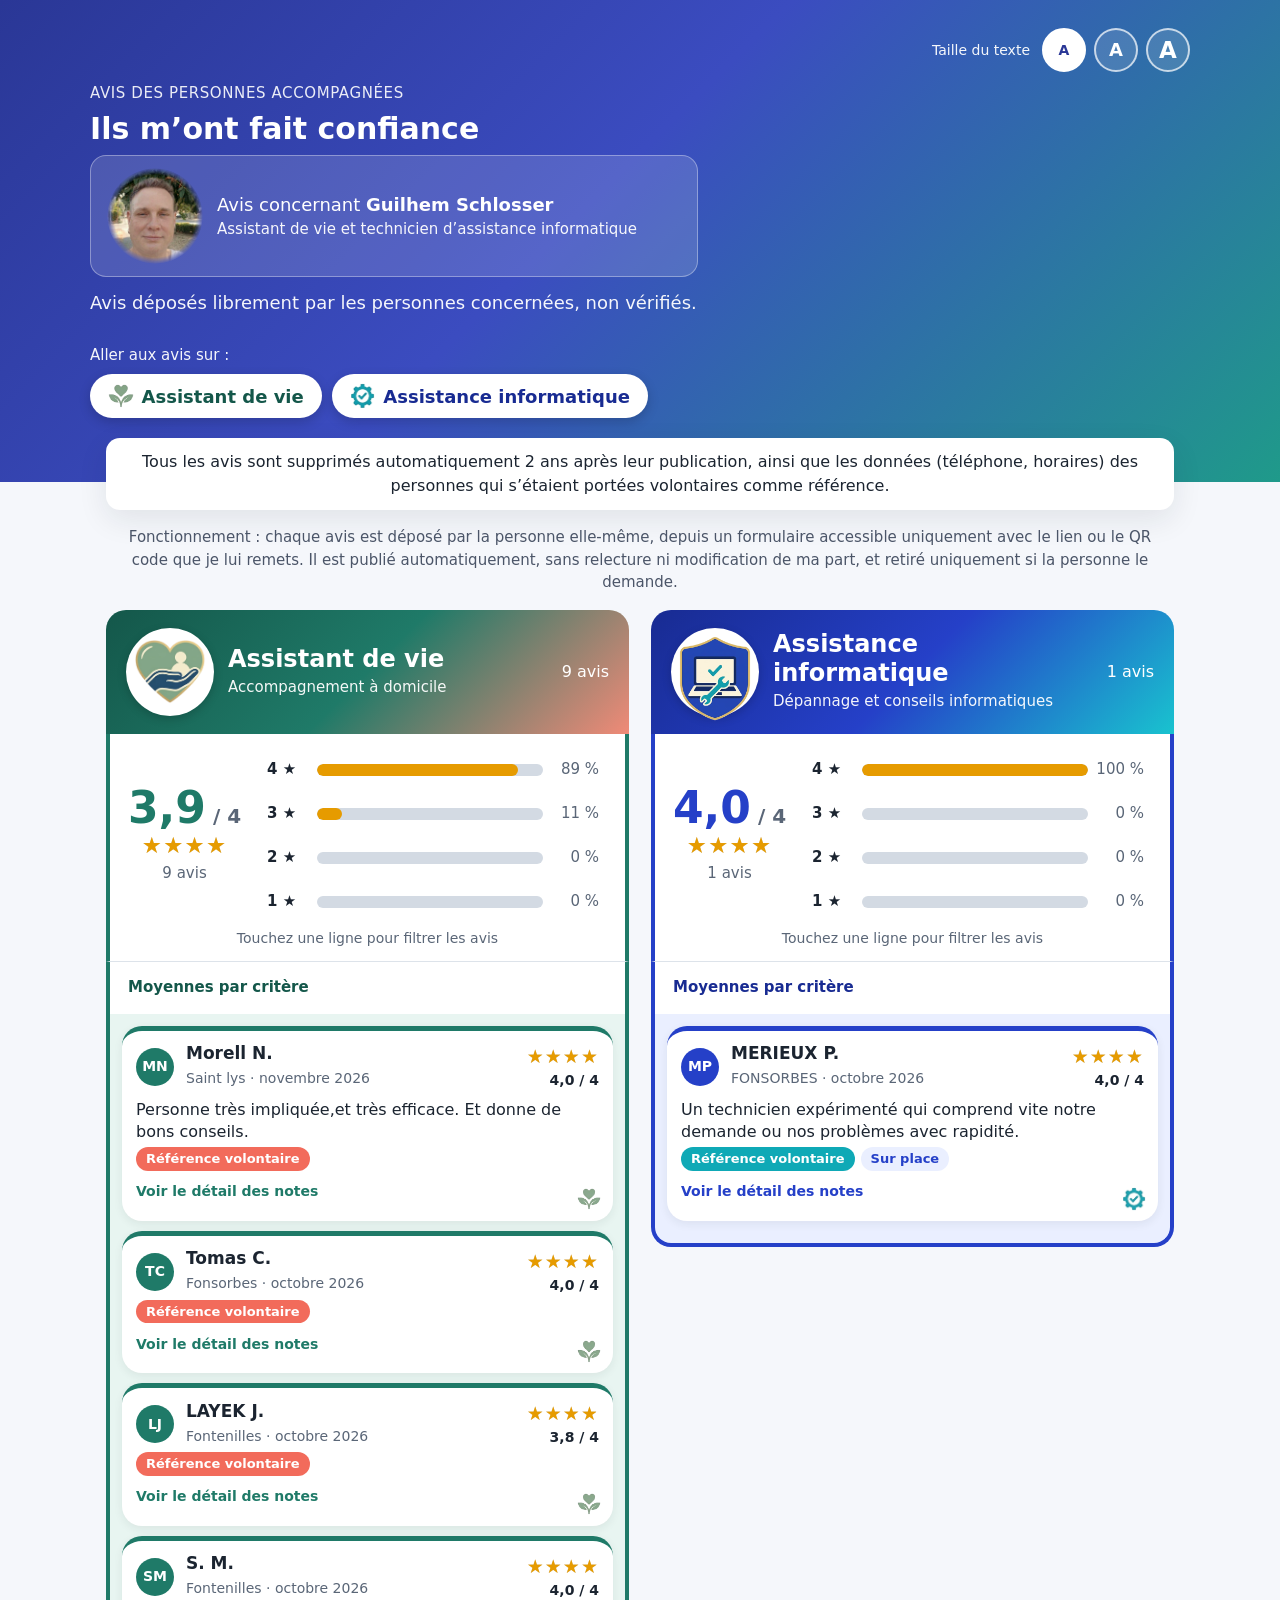
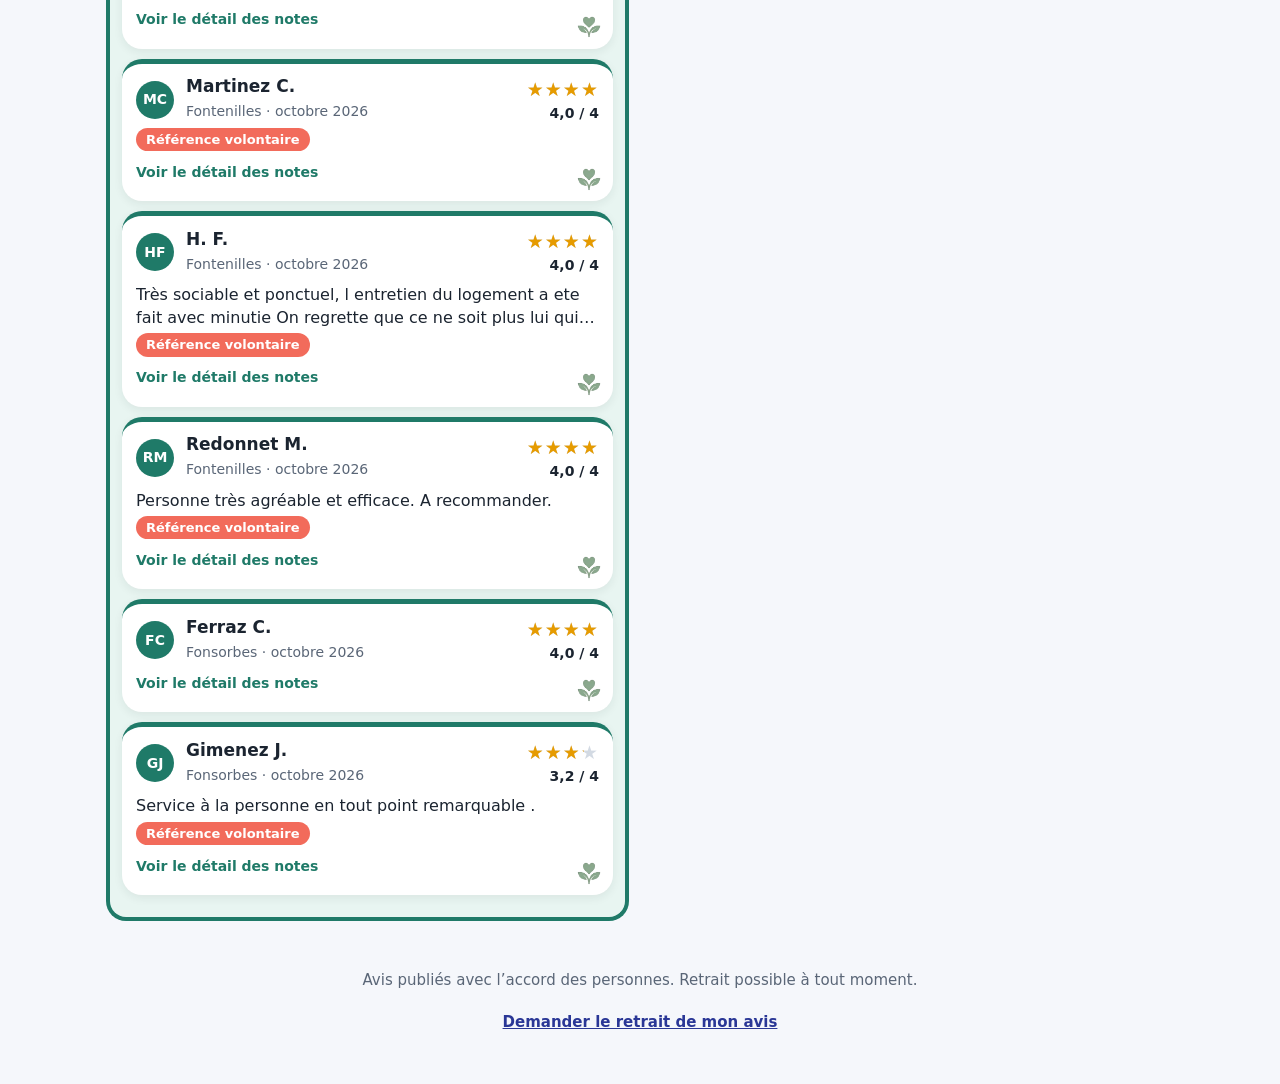
<file: index.html>
<!doctype html>
<html lang="fr">
<head>
<meta charset="utf-8">
<meta name="viewport" content="width=device-width, initial-scale=1, viewport-fit=cover">
<title>Avis des personnes accompagnées</title>
<meta name="description" content="Avis laissés par les personnes accompagnées : assistant de vie et assistance informatique.">
<link rel="stylesheet" href="style.css?v=8">
</head>
<body class="public">

<header class="hero">
  <div class="hero-in large">
    <p class="petit">Avis des personnes accompagnées</p>
    <h1>Ils m’ont fait confiance</h1>
    <div class="carte-pro" id="carte-pro" hidden></div>
    <p>Avis déposés librement par les personnes concernées, non vérifiés.</p>
    <p class="saut-titre">Aller aux avis sur :</p>
    <nav class="saut" aria-label="Aller à une prestation">
      <a href="#t-vie" class="saut-vie"><img src="img/logo-vie-petit.png" alt="" width="26" height="24"><span>Assistant de vie</span></a>
      <a href="#t-info" class="saut-info"><img src="img/logo-info-petit.png" alt="" width="24" height="24"><span>Assistance informatique</span></a>
    </nav>
  </div>
</header>

<main class="page large">
  <p class="bandeau-info">Tous les avis sont supprimés automatiquement 2 ans après leur publication, ainsi que les données (téléphone, horaires) des personnes qui s’étaient portées volontaires comme référence.</p>
  <p class="fonctionnement">Fonctionnement : chaque avis est déposé par la personne elle-même, depuis un formulaire accessible uniquement avec le lien ou le QR code que je lui remets. Il est publié automatiquement, sans relecture ni modification de ma part, et retiré uniquement si la personne le demande.</p>
  <div class="colonnes">
    <section class="col" data-metier="vie" aria-labelledby="t-vie">
      <div class="col-tete">
        <span class="ico"><img src="img/logo-vie.png" alt="" width="64" height="58"></span>
        <div class="col-titre"><h2 id="t-vie">Assistant de vie</h2><p class="sous">Accompagnement à domicile</p></div>
        <div class="col-chiffres" id="ch-vie"></div>
      </div>
      <div class="col-synthese" id="sy-vie"></div>
      <details class="col-moyennes" id="mo-vie"><summary>Moyennes par critère</summary><ul class="barres" id="ba-vie"></ul></details>
      <div class="col-liste" id="li-vie" aria-live="polite"></div>
    </section>

    <section class="col" data-metier="info" aria-labelledby="t-info">
      <div class="col-tete">
        <span class="ico"><img src="img/logo-info.png" alt="" width="54" height="64"></span>
        <div class="col-titre"><h2 id="t-info">Assistance informatique</h2><p class="sous">Dépannage et conseils informatiques</p></div>
        <div class="col-chiffres" id="ch-info"></div>
      </div>
      <div class="col-synthese" id="sy-info"></div>
      <details class="col-moyennes" id="mo-info"><summary>Moyennes par critère</summary><ul class="barres" id="ba-info"></ul></details>
      <div class="col-liste" id="li-info" aria-live="polite"></div>
    </section>
  </div>
</main>

<p class="pied">
  Avis publiés avec l’accord des personnes. Retrait possible à tout moment.
  <span id="contact"></span>
  <br><a href="retrait.html" class="lien-retrait">Demander le retrait de mon avis</a>
</p>

<script src="config.js?v=8"></script>
<script src="metiers.js?v=8"></script>
<script src="commun.js?v=8"></script>
<script src="taille.js?v=8"></script>
<script src="index.js?v=8"></script>
</body>
</html>
</file>
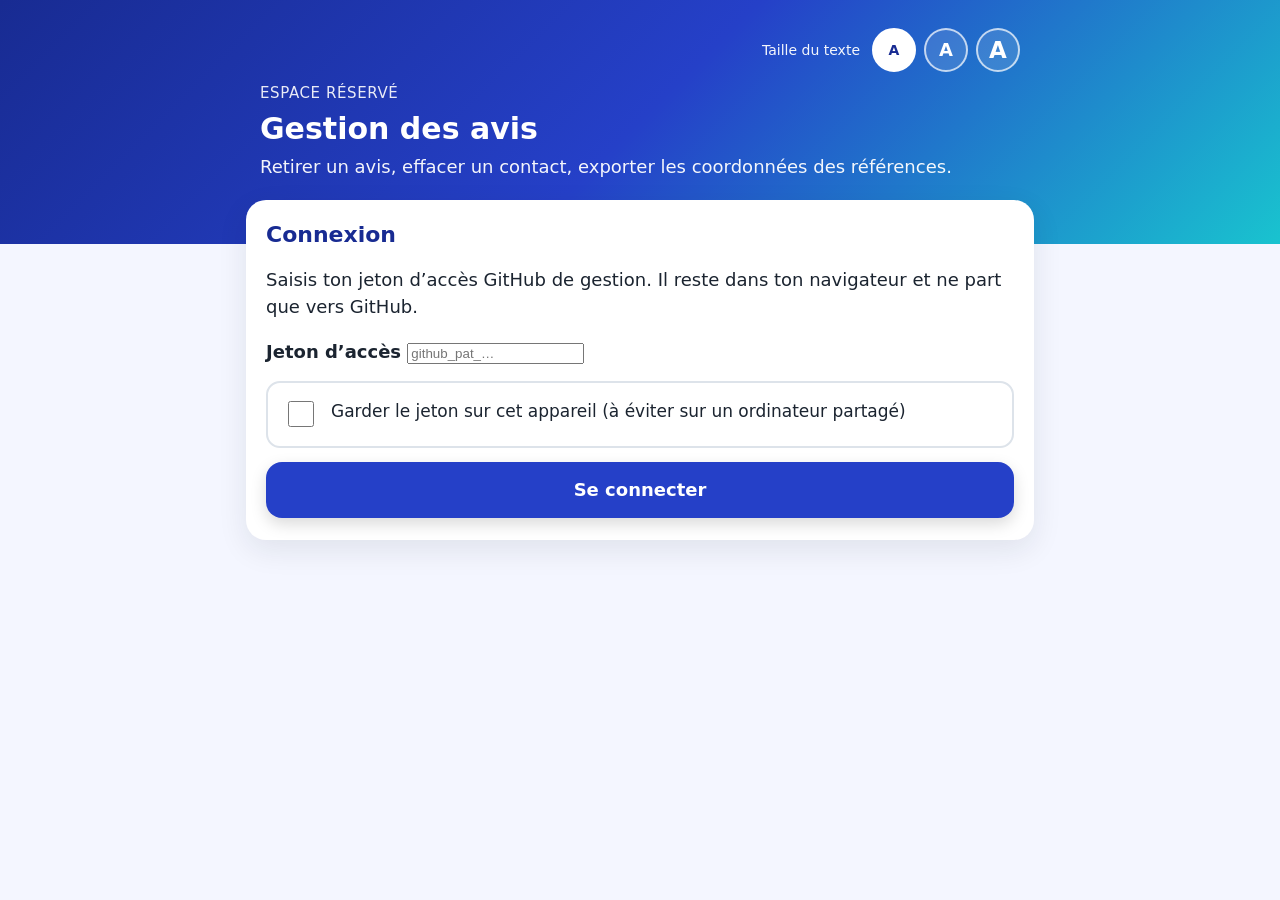
<file: gestion.html>
<!doctype html>
<html lang="fr">
<head>
<meta charset="utf-8">
<meta name="robots" content="noindex, nofollow">
<meta name="viewport" content="width=device-width, initial-scale=1, viewport-fit=cover">
<title>Gestion des avis</title>
<link rel="stylesheet" href="style.css?v=6">
</head>
<body data-metier="info">

<header class="hero">
  <div class="hero-in">
    <p class="petit">Espace réservé</p>
    <h1>Gestion des avis</h1>
    <p>Retirer un avis, effacer un contact, exporter les coordonnées des références.</p>
  </div>
</header>

<main class="page">

  <section class="carte-bloc" id="s-connexion">
    <h2>Connexion</h2>
    <p>Saisis ton jeton d’accès GitHub de gestion. Il reste dans ton navigateur et ne part que vers GitHub.</p>
    <label class="champ">Jeton d’accès
      <input type="password" id="jeton" autocomplete="off" spellcheck="false" placeholder="github_pat_…">
    </label>
    <label class="consent"><input type="checkbox" id="garder"><span>Garder le jeton sur cet appareil (à éviter sur un ordinateur partagé)</span></label>
    <div class="erreur cache" role="alert" id="erreur-connexion"></div>
    <div class="nav"><button type="button" class="btn" id="connecter">Se connecter</button></div>
  </section>

  <div id="s-gestion" class="cache">

    <section class="carte-bloc">
      <h2>Exporter</h2>
      <p>Fichier CSV avec nom, prénom, ville, mail et téléphone, qui s’ouvre dans Excel ou LibreOffice.</p>
      <div class="nav">
        <button type="button" class="btn" id="exp-refs">Exporter les références</button>
        <button type="button" class="btn second" id="exp-tous">Exporter tous les avis</button>
      </div>
      <p class="aide" id="exp-info"></p>
    </section>

    <section class="carte-bloc">
      <h2>Agir sur un compte</h2>
      <label class="champ">Qui ?
        <small>Un téléphone, une adresse mail, ou un nom (même partiel).</small>
        <input type="text" id="cible" maxlength="120" autocomplete="off">
      </label>
      <label class="champ">Que faire ?
        <select id="action">
          <option value="avis">Supprimer l’avis en entier</option>
          <option value="contact">Effacer le contact seulement (garder l’avis)</option>
        </select>
      </label>
      <div class="erreur cache" role="alert" id="erreur-action"></div>
      <div id="choix-cible"></div>
      <div class="nav"><button type="button" class="btn" id="appliquer">Appliquer</button></div>
    </section>

    <section class="carte-bloc">
      <h2>Tous les avis</h2>
      <label class="champ">Rechercher
        <input type="text" id="recherche" placeholder="nom, ville…" autocomplete="off">
      </label>
      <div class="nav"><button type="button" class="btn second" id="actualiser">Actualiser la liste</button></div>
      <p class="aide" id="compte"></p>
      <div id="liste-gestion"></div>
    </section>

    <div class="nav"><button type="button" class="btn second" id="deconnecter">Se déconnecter</button></div>
  </div>

  <div class="info-box cache" id="message" role="status"></div>
</main>

<script src="config.js?v=6"></script>
<script src="commun.js?v=6"></script>
<script src="taille.js?v=6"></script>
<script src="gestion.js?v=8"></script>
</body>
</html>
</file>
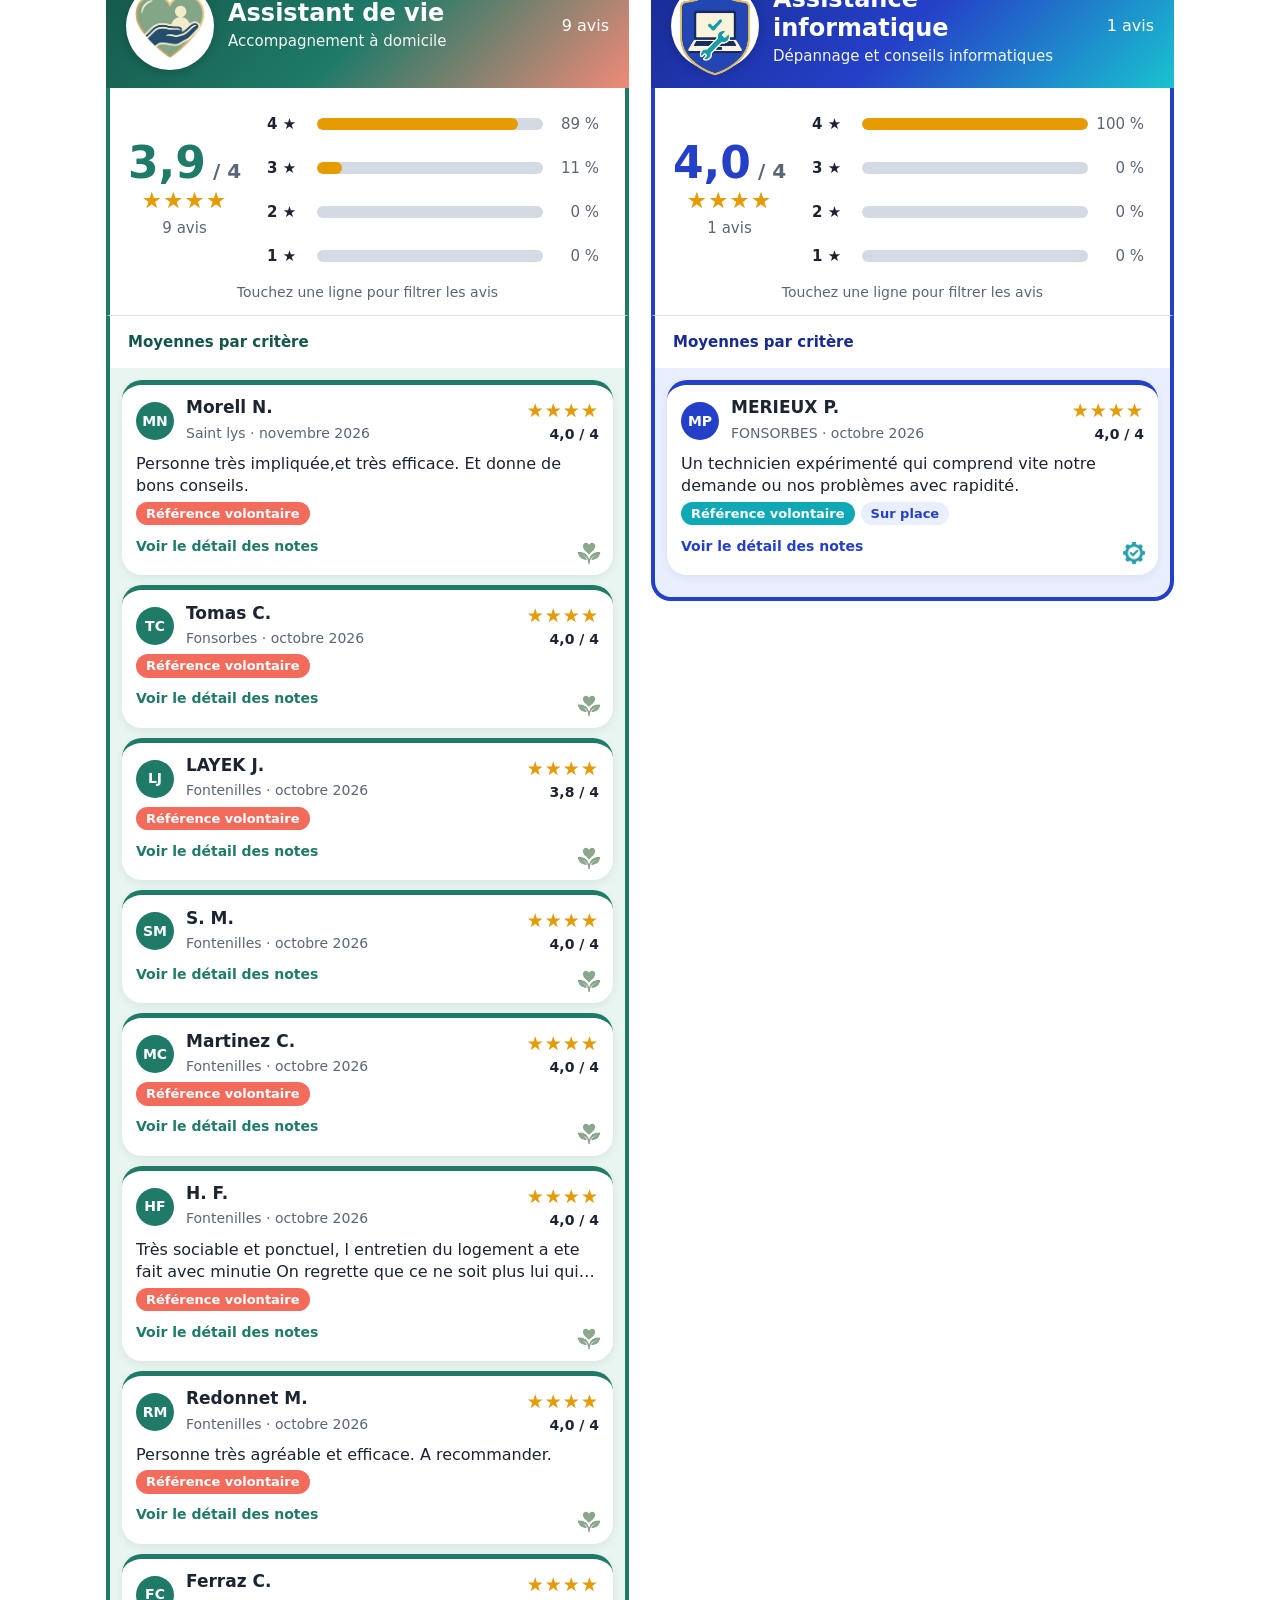
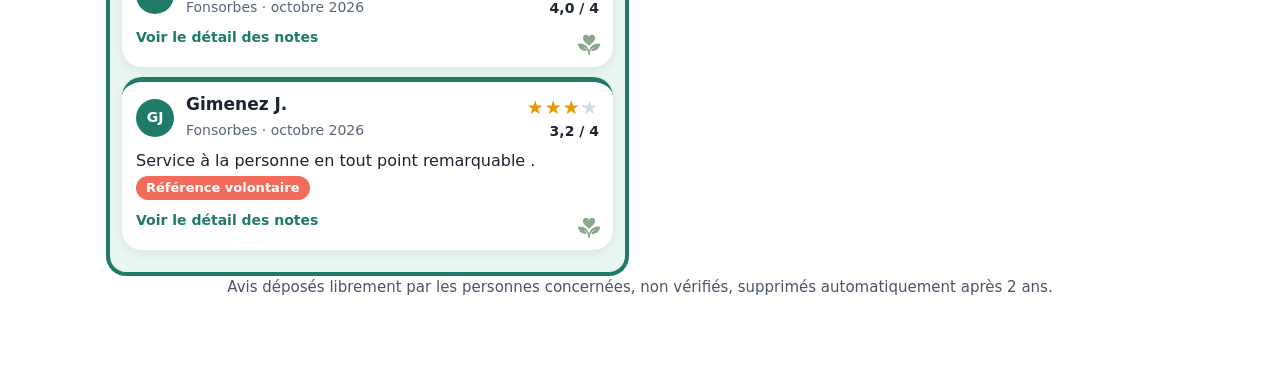
<file: integration.html>
<!doctype html>
<html lang="fr">
<head>
<meta charset="utf-8">
<meta name="robots" content="noindex, nofollow">
<meta name="viewport" content="width=device-width, initial-scale=1">
<title>Avis des personnes accompagnées</title>
<link rel="stylesheet" href="style.css?v=4">
<style>
  body.public { background: transparent; }
  .page { padding-top: 8px; padding-bottom: 8px; }
</style>
</head>
<body class="public integre">

<main class="page large">
  <div class="colonnes" id="colonnes">
    <section class="col" data-metier="vie" aria-labelledby="t-vie">
      <div class="col-tete">
        <span class="ico"><img src="img/logo-vie.png" alt="" width="64" height="58"></span>
        <div class="col-titre"><h2 id="t-vie">Assistant de vie</h2><p class="sous">Accompagnement à domicile</p></div>
        <div class="col-chiffres" id="ch-vie"></div>
      </div>
      <div class="col-synthese" id="sy-vie"></div>
      <details class="col-moyennes" id="mo-vie"><summary>Moyennes par critère</summary><ul class="barres" id="ba-vie"></ul></details>
      <div class="col-liste" id="li-vie" aria-live="polite"></div>
    </section>

    <section class="col" data-metier="info" aria-labelledby="t-info">
      <div class="col-tete">
        <span class="ico"><img src="img/logo-info.png" alt="" width="54" height="64"></span>
        <div class="col-titre"><h2 id="t-info">Assistance informatique</h2><p class="sous">Dépannage et conseils informatiques</p></div>
        <div class="col-chiffres" id="ch-info"></div>
      </div>
      <div class="col-synthese" id="sy-info"></div>
      <details class="col-moyennes" id="mo-info"><summary>Moyennes par critère</summary><ul class="barres" id="ba-info"></ul></details>
      <div class="col-liste" id="li-info" aria-live="polite"></div>
    </section>
  </div>
  <p class="fonctionnement">Avis déposés librement par les personnes concernées, non vérifiés, supprimés automatiquement après 2 ans.</p>
</main>

<script>
  /* Option : ?metier=vie ou ?metier=info n’affiche qu’une seule prestation */
  (function () {
    try {
      var m = new URLSearchParams(location.search).get("metier");
      if (m === "vie" || m === "info") {
        var autre = document.querySelector('.col[data-metier="' + (m === "vie" ? "info" : "vie") + '"]');
        if (autre) { autre.parentNode.removeChild(autre); }
        document.getElementById("colonnes").classList.add("une-colonne");
      }
    } catch (e) { /* tout est affiché */ }
  })();
</script>
<script src="config.js?v=4"></script>
<script src="metiers.js?v=4"></script>
<script src="commun.js?v=4"></script>
<script src="index.js?v=4"></script>
</body>
</html>
</file>
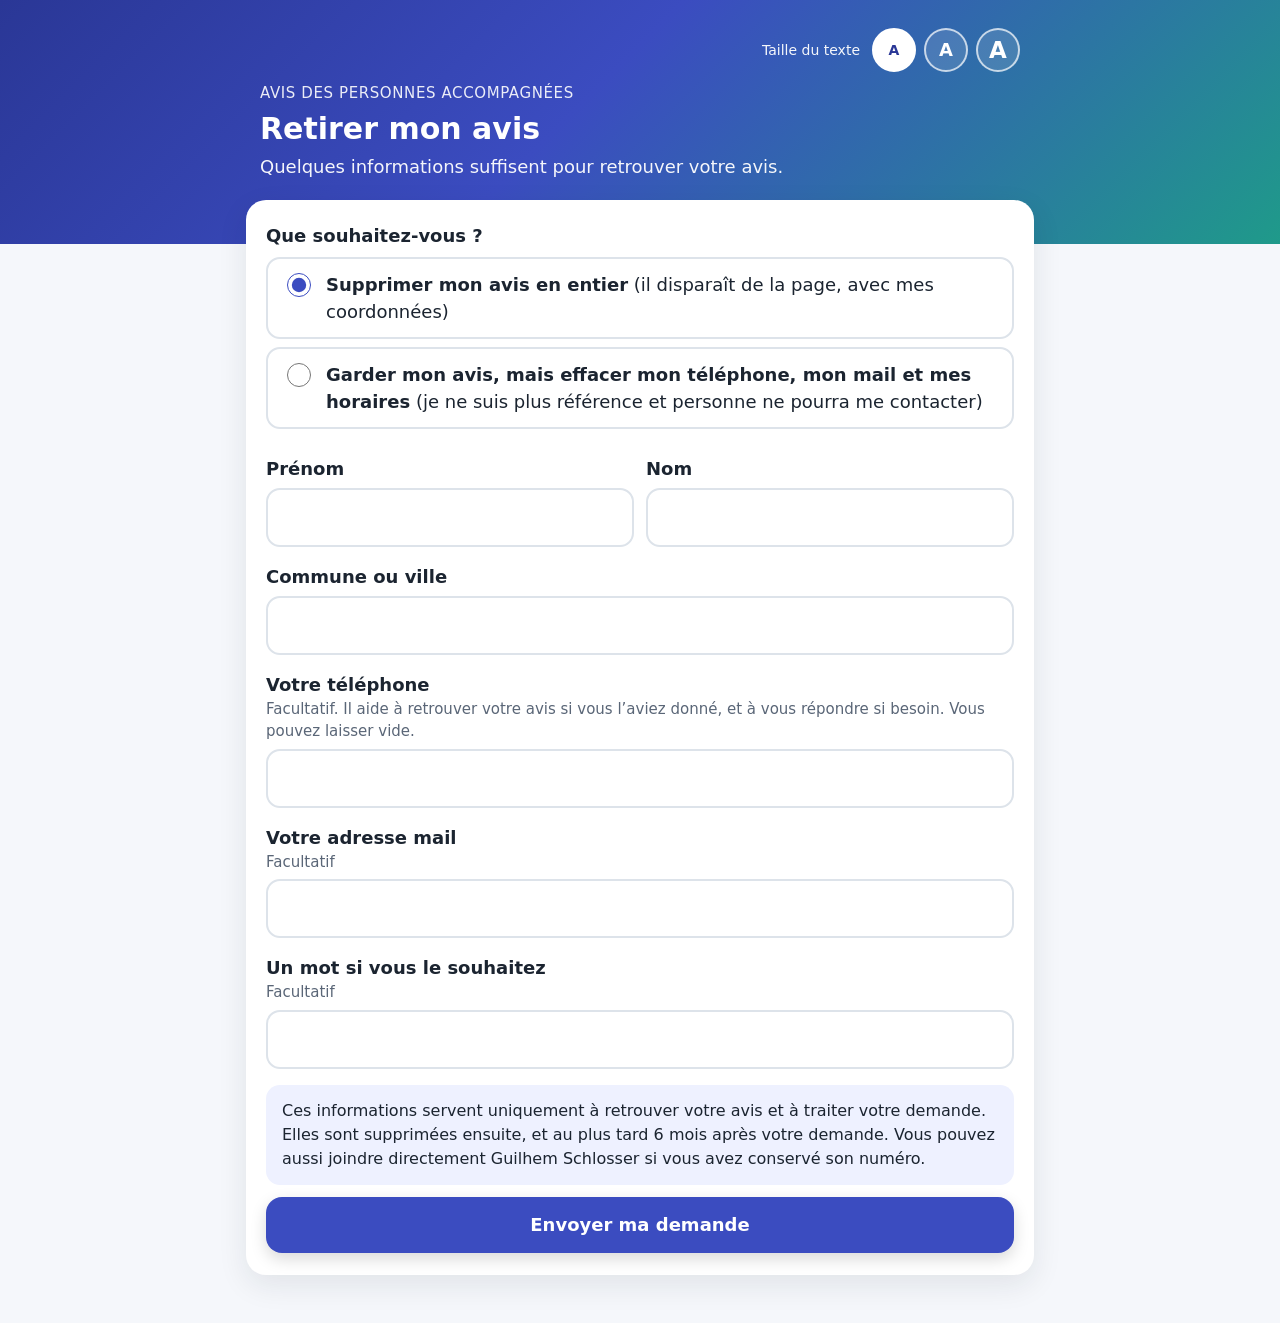
<file: retrait.html>
<!doctype html>
<html lang="fr">
<head>
<meta charset="utf-8">
<meta name="viewport" content="width=device-width, initial-scale=1, viewport-fit=cover">
<meta name="robots" content="noindex, nofollow">
<meta name="referrer" content="no-referrer">
<title>Retirer mon avis</title>
<link rel="stylesheet" href="style.css?v=8">
</head>
<body>

<header class="hero">
  <div class="hero-in">
    <p class="petit">Avis des personnes accompagnées</p>
    <h1>Retirer mon avis</h1>
    <p>Quelques informations suffisent pour retrouver votre avis.</p>
  </div>
</header>

<main class="page">
  <form id="form" class="carte-bloc" novalidate autocomplete="off">
    <div class="sr" aria-hidden="true">
      <label>Ne pas remplir <input type="text" id="hp" tabindex="-1" autocomplete="off"></label>
    </div>
    <fieldset class="choix-retrait">
      <legend>Que souhaitez-vous ?</legend>
      <label class="radio"><input type="radio" name="action" value="avis" checked> <span><b>Supprimer mon avis en entier</b> (il disparaît de la page, avec mes coordonnées)</span></label>
      <label class="radio"><input type="radio" name="action" value="contact"> <span><b>Garder mon avis, mais effacer mon téléphone, mon mail et mes horaires</b> (je ne suis plus référence et personne ne pourra me contacter)</span></label>
    </fieldset>
    <div class="duo">
      <label class="champ">Prénom <input type="text" id="prenom" maxlength="40" autocomplete="given-name" required></label>
      <label class="champ">Nom <input type="text" id="nom" maxlength="60" autocomplete="family-name" required></label>
    </div>
    <label class="champ">Commune ou ville <input type="text" id="commune" maxlength="60" required></label>
    <label class="champ">Votre téléphone
      <small>Facultatif. Il aide à retrouver votre avis si vous l’aviez donné, et à vous répondre si besoin. Vous pouvez laisser vide.</small>
      <input type="tel" id="tel" maxlength="40" autocomplete="tel" inputmode="tel">
    </label>
    <label class="champ">Votre adresse mail <small>Facultatif</small>
      <input type="email" id="mail" maxlength="80" autocomplete="email" inputmode="email">
    </label>
    <label class="champ">Un mot si vous le souhaitez <small>Facultatif</small>
      <input type="text" id="message" maxlength="200">
    </label>
    <div class="info-box">Ces informations servent uniquement à retrouver votre avis et à traiter votre demande. Elles sont supprimées ensuite, et au plus tard 6 mois après votre demande. Vous pouvez aussi joindre directement Guilhem Schlosser si vous avez conservé son numéro.</div>
    <div id="ts" style="margin:12px 0"></div>
    <div class="erreur cache" role="alert" id="erreur"></div>
    <div class="nav"><button type="button" class="btn" id="envoyer">Envoyer ma demande</button></div>
  </form>

  <section class="carte-bloc cache" id="merci">
    <h2>Demande enregistrée</h2>
    <p>Merci. Votre demande a bien été reçue. Elle sera traitée dans les meilleurs délais.</p>
  </section>
</main>

<script src="config.js?v=8"></script>
<script src="taille.js?v=8"></script>
<script src="retrait.js?v=8"></script>
</body>
</html>
</file>
<file: style.css>
:root {
  --ink: #1b2430;
  --muted: #5a6677;
  --line: #dde3ea;
  --card: #ffffff;
  --radius: 20px;
  --brand: #3b4cc0;
  --brand-dark: #2a3796;
  --accent: #1f9a8a;
  --soft: #eef1ff;
  --soft2: #e7f7f4;
  --bg: #f5f7fb;
  --hero: linear-gradient(135deg, #2a3796 0%, #3b4cc0 45%, #1f9a8a 100%);
  --n1: #c8382b; --n2: #b8650a; --n3: #2f7d3e; --n4: #0e6b4a;
  --ombre: 0 10px 30px rgba(27, 36, 48, .09);
}

[data-metier="vie"] {
  --brand: #1f7a68; --brand-dark: #14574a; --accent: #f26b5b;
  --soft: #e8f5f1; --soft2: #fff0ed; --bg: #f6fbf9;
  --hero: linear-gradient(135deg, #14574a 0%, #1f7a68 50%, #f08a77 100%);
}
[data-metier="info"] {
  --brand: #2540c8; --brand-dark: #182b92; --accent: #0fa9b6;
  --soft: #eaefff; --soft2: #e3f8fa; --bg: #f4f6ff;
  --hero: linear-gradient(135deg, #182b92 0%, #2540c8 50%, #19c3cf 100%);
}

* { box-sizing: border-box; }
html { -webkit-text-size-adjust: 100%; font-size: 100%; }
html[data-taille="2"] { font-size: 125%; }
html[data-taille="3"] { font-size: 150%; }
body {
  margin: 0; background: var(--bg); color: var(--ink);
  font: 1.125rem/1.5 "Segoe UI", system-ui, -apple-system, "Helvetica Neue", Arial, sans-serif;
  transition: background .4s;
}
h1, h2, h3 { line-height: 1.2; margin: 0 0 .5em; }
a { color: var(--brand-dark); }
.cache { display: none !important; }
.sr { position: absolute; left: -9999px; }

/* Bandeau */
.hero {
  background: var(--hero); color: #fff; padding: 28px 16px 64px;
  transition: background .4s;
}
.hero-in { max-width: 760px; margin: 0 auto; }
.hero .petit { opacity: .9; font-size: 0.9375rem; letter-spacing: .04em; text-transform: uppercase; margin: 0 0 6px; }
.hero h1 { font-size: 1.875rem; margin: 0 0 6px; }
.hero p { margin: 0; opacity: .95; }

.page { max-width: 760px; margin: -44px auto 48px; padding: 0 16px; }
.carte-bloc {
  background: var(--card); border-radius: var(--radius); box-shadow: var(--ombre);
  padding: 22px 20px; margin-bottom: 18px;
}
.carte-bloc h2 { font-size: 1.375rem; color: var(--brand-dark); }
.aide { color: var(--muted); font-size: 1rem; margin: -.2em 0 1em; }

/* Champs */
label.champ { display: block; margin: 0 0 16px; font-weight: 600; }
label.champ small { display: block; font-weight: 400; color: var(--muted); font-size: 0.9375rem; }
input[type=text], input[type=tel], input[type=email], input[type=month], textarea, select {
  width: 100%; margin-top: 6px; padding: 14px 14px; min-height: 3.375rem;
  border: 2px solid var(--line); border-radius: 14px; background: #fff;
  font: inherit; color: var(--ink);
}
select { appearance: none; background-image: linear-gradient(45deg, transparent 50%, var(--brand) 50%), linear-gradient(135deg, var(--brand) 50%, transparent 50%); background-position: calc(100% - 22px) 50%, calc(100% - 16px) 50%; background-size: 6px 6px; background-repeat: no-repeat; padding-right: 44px; }
textarea { min-height: 8.125rem; resize: vertical; }
input:focus, textarea:focus, select:focus, button:focus-visible, summary:focus-visible {
  outline: 3px solid var(--accent); outline-offset: 2px; border-color: var(--brand);
}
.duo { display: grid; grid-template-columns: 1fr 1fr; gap: 12px; }
@media (max-width: 520px) { .duo { grid-template-columns: 1fr; } }

/* Choix simples en pilules */
.choix { display: flex; flex-wrap: wrap; gap: 10px; margin: 8px 0 16px; }
.choix label {
  flex: 1 1 200px; display: flex; align-items: center; gap: 10px; padding: 14px 16px;
  min-height: 3.375rem; border: 2px solid var(--line); border-radius: 14px; background: #fff;
  font-weight: 600; cursor: pointer;
}
.choix input { width: 1.375rem; height: 1.375rem; accent-color: var(--brand); flex: none; }
.choix label:has(input:checked) { border-color: var(--brand); background: var(--soft); }

/* Progression */
.progres { margin: 0 0 18px; }
.progres-texte { display: flex; justify-content: space-between; font-size: 0.9375rem; color: var(--muted); margin-bottom: 6px; }
.rail { height: 0.625rem; border-radius: 99px; background: var(--line); overflow: hidden; }
.rail i { display: block; height: 100%; width: 0; background: linear-gradient(90deg, var(--brand), var(--accent)); border-radius: 99px; transition: width .35s; }

/* Boutons */
.btn {
  display: inline-flex; align-items: center; justify-content: center; gap: 8px;
  min-height: 3.5rem; padding: 0 26px; border: 0; border-radius: 16px; cursor: pointer;
  font: inherit; font-weight: 700; color: #fff; background: var(--brand);
  box-shadow: 0 6px 16px rgba(0, 0, 0, .15);
}
.btn:hover { background: var(--brand-dark); }
.btn.second { background: #fff; color: var(--brand-dark); border: 2px solid var(--line); box-shadow: none; }
.btn[disabled] { opacity: .5; cursor: not-allowed; }
.nav { display: flex; gap: 12px; justify-content: space-between; margin-top: 8px; }
.nav .btn { flex: 1; }

/* Arbre des tâches */
.groupe { margin: 0 0 18px; }
.groupe h3 { font-size: 1.0625rem; color: var(--brand-dark); text-transform: uppercase; letter-spacing: .04em; margin-bottom: 8px; }
.arbre, .arbre ul { list-style: none; margin: 0; padding: 0; }
.arbre ul { margin: 6px 0 6px 12px; padding-left: 14px; border-left: 3px solid var(--soft); }
.noeud > label {
  display: flex; align-items: center; gap: 12px; padding: 10px 12px; min-height: 3.125rem;
  border-radius: 12px; cursor: pointer;
}
.noeud > label:hover { background: var(--soft); }
.noeud input[type=checkbox] { width: 1.5rem; height: 1.5rem; accent-color: var(--brand); flex: none; }
.noeud .libre { margin: 0 0 8px 36px; width: calc(100% - 36px); min-height: 3rem; }

/* Notation */
.critere { padding: 16px 0; border-top: 1px solid var(--line); }
.critere:first-of-type { border-top: 0; }
.critere strong { display: block; margin-bottom: 10px; }
.niveaux { display: grid; grid-template-columns: repeat(4, 1fr); gap: 8px; }
@media (max-width: 560px) { .niveaux { grid-template-columns: 1fr 1fr; } }
.niveaux input { position: absolute; opacity: 0; pointer-events: none; }
.niveaux label {
  display: flex; align-items: center; justify-content: center; text-align: center; gap: 6px;
  min-height: 3.625rem; padding: 8px; border-radius: 14px; border: 2px solid var(--line);
  background: #fff; font-size: 1rem; font-weight: 600; cursor: pointer; line-height: 1.2;
}
.niveaux label::before { content: ""; width: 0.75rem; height: 0.75rem; border-radius: 50%; background: var(--c); flex: none; }
.niveaux input:checked + label { background: var(--c); border-color: var(--c); color: #fff; }
.niveaux input:checked + label::before { background: #fff; }
.niveaux input:focus-visible + label { outline: 3px solid var(--accent); outline-offset: 2px; }
.niveaux .n1 { --c: var(--n1); } .niveaux .n2 { --c: var(--n2); }
.niveaux .n3 { --c: var(--n3); } .niveaux .n4 { --c: var(--n4); }

.consent {
  display: flex; gap: 14px; align-items: flex-start; margin: 14px 0; padding: 16px;
  border: 2px solid var(--line); border-radius: 14px; cursor: pointer; font-size: 1.0625rem;
}
.consent input { width: 1.625rem; height: 1.625rem; margin-top: 2px; accent-color: var(--brand); flex: none; }
.consent:has(input:checked) { border-color: var(--brand); background: var(--soft); }
.compteur { text-align: right; font-size: 0.9375rem; color: var(--muted); }
.erreur { background: #fdecea; color: #8c1d14; border-left: 5px solid var(--n1); padding: 12px 14px; border-radius: 10px; margin: 12px 0; font-weight: 600; }
.info-box { background: var(--soft); border-radius: 14px; padding: 14px 16px; font-size: 1rem; margin: 12px 0; }
details.legal { margin: 10px 0; font-size: 1rem; }
details.legal summary { cursor: pointer; font-weight: 700; color: var(--brand-dark); min-height: 2.75rem; display: flex; align-items: center; }
details.legal p, details.legal li { margin: .4em 0; }

/* Cartes d’avis */
.carte {
  background: #fff; border-radius: var(--radius); box-shadow: var(--ombre);
  padding: 18px; margin-bottom: 14px; border-top: 6px solid var(--brand);
}
.carte[data-metier="vie"] { --brand: #1f7a68; --accent: #f26b5b; --soft: #e8f5f1; }
.carte[data-metier="info"] { --brand: #2540c8; --accent: #0fa9b6; --soft: #eaefff; }
.carte-tete { display: flex; align-items: center; gap: 12px; flex-wrap: wrap; }
.avatar {
  width: 3rem; height: 3rem; border-radius: 50%; display: grid; place-items: center;
  background: var(--soft); color: var(--brand); font-weight: 800; flex: none;
}
.carte-id { flex: 1 1 140px; min-width: 0; }
.carte-id strong { display: block; }
.carte-id small { color: var(--muted); font-size: 0.9375rem; }
.carte-note { text-align: right; }
.carte-note b { display: block; font-size: 0.9375rem; }
.pastilles { display: inline-flex; gap: 4px; }
.pastille { width: 0.875rem; height: 0.875rem; border-radius: 50%; background: var(--line); }
.pastille.on { background: var(--accent); }
.carte-texte { margin: 14px 0 8px; }
.puces { display: flex; flex-wrap: wrap; gap: 6px; margin: 8px 0; }
.puce { background: var(--soft); color: var(--brand); padding: 4px 12px; border-radius: 99px; font-size: 0.875rem; font-weight: 600; }
.carte-detail { margin-top: 8px; font-size: 0.9375rem; }
.carte-detail summary { cursor: pointer; color: var(--brand); font-weight: 600; min-height: 2.5rem; display: flex; align-items: center; }
.carte-detail ul { list-style: none; margin: 0; padding: 0; }
.carte-detail li { display: flex; justify-content: space-between; gap: 12px; padding: 6px 0; border-top: 1px solid var(--line); }
.carte-pied { margin-top: 10px; }
.verif { font-size: 0.875rem; color: var(--muted); }
.verif.ok { color: #0e6b4a; font-weight: 700; }

/* Page publique */
.onglets { display: flex; gap: 8px; margin: 0 0 16px; background: #fff; padding: 6px; border-radius: 99px; box-shadow: var(--ombre); }
.onglets button {
  flex: 1; min-height: 3.25rem; border: 0; border-radius: 99px; cursor: pointer; background: transparent;
  font: inherit; font-weight: 700; color: var(--muted);
}
.onglets button[aria-selected="true"] { background: var(--brand); color: #fff; }
.synthese { display: grid; grid-template-columns: 150px 1fr; gap: 20px; align-items: center; }
@media (max-width: 560px) { .synthese { grid-template-columns: 1fr; text-align: center; } }
.gros { font-size: 3.375rem; font-weight: 800; color: var(--brand); line-height: 1; }
.gros small { font-size: 1.25rem; color: var(--muted); font-weight: 600; }
.barres { list-style: none; margin: 0; padding: 0; }
.barres li { margin: 8px 0; font-size: 0.9375rem; text-align: left; }
.barres .ligne { display: flex; justify-content: space-between; gap: 8px; }
.barres .fond { height: 0.625rem; background: var(--soft); border-radius: 99px; overflow: hidden; margin-top: 4px; }
.barres .fond i { display: block; height: 100%; background: linear-gradient(90deg, var(--brand), var(--accent)); border-radius: 99px; }
.pied { text-align: center; color: var(--muted); font-size: 0.9375rem; padding: 0 16px 40px; max-width: 760px; margin: 0 auto; }
.vide { text-align: center; color: var(--muted); padding: 30px 10px; }

@media (prefers-reduced-motion: reduce) { * { transition: none !important; } }

/* Page publique : deux colonnes, cartes compactes */
.large { max-width: 1100px !important; }
.colonnes { display: grid; grid-template-columns: 1fr 1fr; gap: 22px; align-items: start; }
@media (max-width: 760px) { .colonnes { grid-template-columns: 1fr; } }
.col { background: var(--bg); border-radius: var(--radius); }
.col-tete {
  background: var(--hero); color: #fff; border-radius: var(--radius) var(--radius) 0 0;
  padding: 16px 18px; display: flex; align-items: center; justify-content: space-between; gap: 12px; flex-wrap: wrap;
  position: sticky; top: 0; z-index: 2;
}
.col-tete h2 { margin: 0; font-size: 1.375rem; }
.col-chiffres { display: flex; align-items: baseline; gap: 10px; font-size: 1rem; }
.gros-tete { font-size: 1.75rem; line-height: 1; }
.gros-tete small { font-size: 0.9375rem; font-weight: 600; opacity: .9; }
.col-moyennes { background: #fff; padding: 4px 18px; border-left: 3px solid var(--brand); border-right: 3px solid var(--brand); font-size: 0.9375rem; }
.col-moyennes summary { cursor: pointer; font-weight: 700; color: var(--brand-dark); min-height: 2.75rem; display: flex; align-items: center; }
.col-moyennes .barres { padding-bottom: 10px; }
.col-liste { padding: 12px; border: 3px solid var(--brand); border-top: 0; border-radius: 0 0 var(--radius) var(--radius); background: var(--soft); }
.col-liste .vide { margin: 0; }

.carte.compacte { padding: 12px 14px; margin-bottom: 10px; border-top-width: 4px; box-shadow: 0 3px 10px rgba(27, 36, 48, .07); }
.carte.compacte .avatar { width: 2.375rem; height: 2.375rem; font-size: 0.875rem; }
.carte.compacte .carte-id strong { font-size: 1.0625rem; line-height: 1.2; }
.carte.compacte .carte-id small { font-size: 0.875rem; }
.carte.compacte .carte-id { flex-basis: 110px; }
.carte.compacte .carte-note b { font-size: 0.875rem; }
.carte.compacte .pastille { width: 0.6875rem; height: 0.6875rem; }
.carte.compacte .carte-texte {
  margin: 8px 0 4px; font-size: 1rem; line-height: 1.4;
  display: -webkit-box; -webkit-line-clamp: 2; -webkit-box-orient: vertical; overflow: hidden;
}
.carte.compacte:has(details[open]) .carte-texte { display: block; -webkit-line-clamp: unset; overflow: visible; }
.carte.compacte .puces { margin: 4px 0; }
.carte.compacte .puce { font-size: 0.8125rem; padding: 2px 10px; }
.carte.compacte .carte-detail { margin-top: 2px; font-size: 0.875rem; }
.carte.compacte .carte-detail summary { min-height: 2.125rem; }

.puce.ref { background: var(--accent); color: #fff; }

select { font-size: 1rem; font-weight: 600; padding-right: 38px; }
@media (max-width: 520px) {
  .arbre ul { margin-left: 4px; padding-left: 10px; }
  .noeud > label { padding: 10px 6px; gap: 10px; }
  .noeud .libre { margin-left: 8px; width: calc(100% - 8px); }
}

select { font-size: 1rem; }
.hero { padding-left: max(16px, env(safe-area-inset-left)); padding-right: max(16px, env(safe-area-inset-right)); }
.page { padding-left: max(16px, env(safe-area-inset-left)); padding-right: max(16px, env(safe-area-inset-right)); }
img, svg, canvas { max-width: 100%; }
.carte-id strong, .carte-texte, .carte-id small { overflow-wrap: anywhere; }
@media (max-height: 520px) and (orientation: landscape) {
  .hero { padding-top: 14px; padding-bottom: 46px; }
  .hero h1 { font-size: 1.5rem; }
  .hero .petit { margin-bottom: 2px; }
  .col-tete { position: static; }
  .carte-bloc { padding: 16px 18px; }
}
@media (min-width: 900px) {
  .page:not(.large) { max-width: 820px; }
  .niveaux label { font-size: 1.0625rem; }
}
@media (max-width: 340px) {
  body { font-size: 1.0625rem; }
  .hero h1 { font-size: 1.625rem; }
  .btn { padding: 0 14px; }
  .nav { flex-direction: column-reverse; }
}
@media (max-width: 1000px) {
  .col-chiffres { flex-basis: 100%; }
}

/* Sélecteur de métier : le texte choisi peut passer sur plusieurs lignes, la liste native reste utilisée */
.selecteur { position: relative; margin-top: 6px; }
.selecteur .affiche {
  min-height: 3.375rem; padding: 14px 44px 14px 14px; border: 2px solid var(--line); border-radius: 14px;
  background: #fff; font-weight: 600; color: var(--muted); display: flex; align-items: center; line-height: 1.25;
  background-image: linear-gradient(45deg, transparent 50%, var(--brand) 50%), linear-gradient(135deg, var(--brand) 50%, transparent 50%);
  background-position: calc(100% - 22px) 50%, calc(100% - 16px) 50%; background-size: 6px 6px; background-repeat: no-repeat;
}
.selecteur .affiche.choisi { color: var(--ink); }
.selecteur select { position: absolute; inset: 0; width: 100%; height: 100%; margin: 0; opacity: 0; cursor: pointer; font-size: 1rem; }
.selecteur:focus-within .affiche { outline: 3px solid var(--accent); outline-offset: 2px; border-color: var(--brand); }

/* Réglage de la taille du texte */
.taille { display: flex; justify-content: flex-end; align-items: center; gap: 8px; margin: 0 0 10px; }
.taille span { font-size: 14px; opacity: .95; margin-right: 4px; }
.taille button {
  width: 44px; height: 44px; border-radius: 50%; border: 2px solid rgba(255,255,255,.7);
  background: rgba(255,255,255,.12); color: #fff; font: inherit; font-weight: 800; cursor: pointer; line-height: 1;
}
.taille button[aria-pressed="true"] { background: #fff; color: var(--brand-dark); border-color: #fff; }
.taille button:focus-visible { outline: 3px solid #fff; outline-offset: 2px; }
.taille .t1 { font-size: 14px; } .taille .t2 { font-size: 18px; } .taille .t3 { font-size: 23px; }

/* Grande taille de texte : on simplifie la mise en page pour ne rien casser */
html[data-taille="3"] .niveaux, html[data-taille="3"] .duo { grid-template-columns: 1fr; }
html[data-taille="2"] .niveaux { grid-template-columns: 1fr 1fr; }
html[data-taille="3"] .colonnes { grid-template-columns: 1fr; }
@media (max-width: 1150px) { html[data-taille="2"] .colonnes { grid-template-columns: 1fr; } }
html[data-taille="3"] .nav, html[data-taille="2"] .nav { flex-wrap: wrap; }
html[data-taille="3"] .nav .btn { flex-basis: 100%; }
html[data-taille="3"] .hero h1 { font-size: 1.75rem; }

/* Très petits écrans avec grand texte : rien ne doit dépasser */
.duo > *, label.champ, .consent > span, .carte-detail li > * { min-width: 0; }
input[type=month] { max-width: 100%; min-width: 0; -webkit-appearance: none; appearance: none; }
.carte-detail li { flex-wrap: wrap; }
.carte-detail li b { text-align: right; }
.consent span, .info-box, .aide { overflow-wrap: anywhere; }
.niveaux > div { min-width: 0; position: relative; }
.niveaux label { overflow-wrap: anywhere; }
@media (max-width: 380px) { html[data-taille="2"] .niveaux { grid-template-columns: 1fr; } }

/* Étoiles */
:root { --etoile: #e69b00; --etoile-vide: #d3dae3; }
.etoiles { position: relative; display: inline-block; white-space: nowrap; letter-spacing: .06em; line-height: 1; font-size: 1.15em; color: var(--etoile-vide); }
.etoiles::before { content: "★★★★"; }
.etoiles::after { content: "★★★★"; position: absolute; left: 0; top: 0; width: var(--p, 0%); overflow: hidden; color: var(--etoile); }
.niveaux label { flex-direction: column; gap: 2px; }
.niveaux label::before { content: none !important; }
.niveaux .et { color: var(--etoile); letter-spacing: .08em; font-size: 1.1em; line-height: 1; }
.niveaux input:checked + label .et { color: #fff; }
.carte-note .etoiles { font-size: 1.05em; }

/* Récapitulatif et dernière vérification */
.titre-recap { margin: 18px 0 8px; font-size: 1.125rem; color: var(--brand-dark); }
.recap { border: 2px solid var(--line); border-radius: 14px; overflow: hidden; margin-bottom: 8px; }
.rl { display: grid; grid-template-columns: 1fr auto; gap: 2px 10px; padding: 10px 14px; border-top: 1px solid var(--line); font-size: 1rem; }
.rl:first-child { border-top: 0; }
.rk { grid-column: 1 / -1; font-size: .875rem; font-weight: 700; color: var(--muted); text-transform: uppercase; letter-spacing: .03em; }
.rv { min-width: 0; overflow-wrap: anywhere; }
.rv ul { margin: 0; padding-left: 1.1em; }
.rv .oui { color: #0e6b4a; font-weight: 700; }
.vide-r { color: var(--muted); font-style: italic; }
.lien { background: none; border: 0; padding: 0; min-height: 2.75rem; color: var(--brand-dark); font: inherit; font-weight: 700; text-decoration: underline; cursor: pointer; align-self: start; }
.fond { position: fixed; inset: 0; z-index: 50; background: rgba(15, 20, 30, .62); display: flex; align-items: center; justify-content: center; padding: 16px; }
.boite { background: #fff; border-radius: 20px; padding: 22px; width: 100%; max-width: 520px; max-height: 92vh; overflow: auto; box-shadow: 0 20px 50px rgba(0,0,0,.35); }
.boite h2 { color: var(--brand-dark); font-size: 1.375rem; }
.verif-liste { list-style: none; margin: 0; padding: 0; }
.verif-liste li { padding: 10px 0; border-top: 1px solid var(--line); overflow-wrap: anywhere; }
.verif-liste li:first-child { border-top: 0; }
.verif-liste .ok, .verif-liste li.ok { color: #0e6b4a; font-weight: 700; }

/* Note globale et filtre façon boutique en ligne */
.col-synthese { background: #fff; padding: 14px 18px 12px; border-left: 3px solid var(--brand); border-right: 3px solid var(--brand); border-bottom: 1px solid var(--line); }
.amz { display: flex; gap: 18px; align-items: center; flex-wrap: wrap; }
.amz-note { text-align: center; flex: 0 0 auto; min-width: 7rem; }
.amz-note .gros { font-size: 2.75rem; }
.amz-note .etoiles { font-size: 1.4rem; margin-top: 4px; }
.amz-n { font-size: .9375rem; color: var(--muted); margin-top: 2px; }
.amz-dist { flex: 1 1 11rem; min-width: 0; }
.dist {
  display: grid; grid-template-columns: 2.6rem 1fr 3rem; align-items: center; gap: 8px; width: 100%;
  min-height: 2.75rem; padding: 0 8px; border: 0; border-radius: 10px; background: transparent; font: inherit; font-size: .9375rem; cursor: pointer; color: var(--ink);
}
.dist:hover { background: var(--soft); }
.dist.actif { background: var(--soft); outline: 2px solid var(--brand); }
.dn { font-weight: 700; text-align: left; white-space: nowrap; }
.dn { color: var(--ink); }
.dbarre { height: .75rem; background: var(--etoile-vide); border-radius: 99px; overflow: hidden; }
.dbarre i { display: block; height: 100%; background: var(--etoile); border-radius: 99px; }
.dp { text-align: right; color: var(--muted); }
.filtre-aide, .filtre-actif { font-size: .875rem; color: var(--muted); margin-top: 4px; text-align: center; }
.filtre-actif { color: var(--brand-dark); font-weight: 700; }
.filtre-actif .lien { margin-left: 8px; }

/* Deux prestations nettement distinctes dès le premier regard */
.col { border-radius: var(--radius); background: var(--soft); scroll-margin-top: 12px; }
.col-tete { gap: 12px 14px; padding: 18px 20px; }
.col-titre { flex: 1 1 10rem; min-width: 0; }
.col-tete h2 { font-size: 1.5rem; }
.col-tete .sous { margin: 2px 0 0; font-size: .9375rem; opacity: .95; }
.col-tete .ico { width: 3.25rem; height: 3.25rem; border-radius: 50%; background: rgba(255,255,255,.22); display: grid; place-items: center; flex: none; }
.col-tete .ico svg { width: 1.9rem; height: 1.9rem; }
.col-synthese, .col-moyennes { border-left-width: 4px; border-right-width: 4px; }
.col-liste { border-width: 4px; border-top: 0; }
.carte.compacte { border-top-width: 5px; }
.carte.compacte .avatar { background: var(--brand); color: #fff; }

.saut { display: flex; flex-wrap: wrap; gap: 10px; margin-top: 16px; }
.saut a {
  display: inline-flex; align-items: center; gap: 8px; min-height: 2.75rem; padding: 0 18px; border-radius: 99px;
  background: #fff; font-weight: 700; text-decoration: none; box-shadow: 0 4px 12px rgba(0,0,0,.18);
}
.saut-vie { color: #14574a; } .saut-vie svg { color: #f26b5b; }
.saut-info { color: #182b92; } .saut-info svg { color: #0fa9b6; }
.saut a:focus-visible { outline: 3px solid #fff; outline-offset: 2px; }

/* Logos */
.col-tete .ico { width: 4.25rem; height: 4.25rem; background: #fff; padding: 6px; box-shadow: 0 3px 10px rgba(0,0,0,.18); }
.col-tete .ico img { width: 100%; height: 100%; object-fit: contain; }
.saut a img { width: 1.6rem; height: 1.6rem; object-fit: contain; }
.logo-rond { display: grid; place-items: center; width: 4.5rem; height: 4.5rem; border-radius: 50%; background: #fff; padding: 7px; margin: 0 0 10px; box-shadow: 0 4px 14px rgba(0,0,0,.2); }
.logo-rond img { width: 100%; height: 100%; object-fit: contain; }
.carte { position: relative; }
.carte-logo { position: absolute; right: 14px; bottom: 12px; width: 1.75rem; height: 1.75rem; object-fit: contain; opacity: .95; }
.carte.compacte .carte-logo { width: 1.5rem; height: 1.5rem; right: 12px; bottom: 10px; }
.col-tete .ico { width: 5.5rem; height: 5.5rem; padding: 8px; }
.logo-rond { width: 5.75rem; height: 5.75rem; padding: 8px; }
@media (max-width: 380px) { .col-tete .ico { width: 4.5rem; height: 4.5rem; } }
h2[tabindex="-1"]:focus { outline: none; }

.horaires { border: 2px solid var(--line); border-radius: 14px; padding: 12px 14px 4px; margin: -4px 0 16px; background: var(--soft); }
.horaires legend { font-weight: 700; padding: 0 6px; }
.horaires .choix label { background: #fff; }
.horaires small { color: var(--muted); font-size: .875rem; }

.lien-retrait { display: inline-block; margin-top: 8px; min-height: 2.75rem; line-height: 2.75rem; font-weight: 700; color: var(--brand-dark); }

.bandeau-info { background: #fff; border-radius: 14px; padding: 12px 16px; margin: 0 0 16px; font-size: 1rem; text-align: center; box-shadow: var(--ombre); }

/* Accès au formulaire depuis la page des avis */
.btn-avis {
  display: inline-block; min-height: 3rem; line-height: 3rem; padding: 0 1.75rem; border-radius: 99px;
  background: #fff; color: var(--brand-dark); font-weight: 800; font-size: 1.1rem; text-decoration: none;
  box-shadow: 0 6px 18px rgba(0,0,0,.25);
}
.btn-avis:hover { transform: translateY(-1px); }
.btn-avis:focus-visible { outline: 3px solid #fff; outline-offset: 3px; }
.btn-avis-col {
  display: block; margin: 0 0 12px; min-height: 2.75rem; line-height: 2.75rem; text-align: center; border-radius: 12px;
  background: var(--brand); color: #fff; font-weight: 700; text-decoration: none; padding: 0 12px;
}
.btn-avis-col:hover { background: var(--brand-dark); }
.retour-avis { display: inline-block; margin-bottom: 8px; min-height: 2.75rem; line-height: 2.75rem; color: #fff; font-weight: 700; text-decoration: underline; }

.actions-avis { display: flex; flex-wrap: wrap; gap: 10px; align-items: center; margin-top: 16px; }
.btn-qr {
  min-height: 3rem; padding: 0 1.25rem; border-radius: 99px; font: inherit; font-weight: 700; cursor: pointer;
  background: transparent; color: #fff; border: 2px solid rgba(255,255,255,.85);
}
.btn-qr:hover { background: rgba(255,255,255,.18); }
.btn-qr:focus-visible { outline: 3px solid #fff; outline-offset: 3px; }
.dlg-qr { border: 0; border-radius: 20px; padding: 24px; max-width: min(92vw, 26rem); text-align: center; box-shadow: 0 20px 60px rgba(0,0,0,.4); color: #1d2433; }
.dlg-qr::backdrop { background: rgba(10,15,40,.6); }
.dlg-qr h2 { margin: 0 0 8px; font-size: 1.25rem; }
.dlg-qr p { margin: 0 0 12px; }
.dlg-qr img { display: block; margin: 0 auto 8px; width: min(100%, 16rem); height: auto; border: 1px solid #dfe3ee; border-radius: 8px; }
.dlg-qr .qr-adresse { font-size: .875rem; overflow-wrap: anywhere; color: #4b5568; }
.fonctionnement { margin: 0 0 16px; padding: 0 4px; font-size: .9375rem; color: #4b5568; text-align: center; }
.colonnes.une-colonne { grid-template-columns: 1fr; }
body.integre .bandeau-info { display: none; }
body.integre .col-tete { position: static; }

/* Bouton principal bien distinct des liens de la page */
.btn-avis { background: #ffd84d; color: #1d2433; font-size: 1.2rem; min-height: 3.25rem; line-height: 3.25rem; padding: 0 2rem; box-shadow: 0 6px 18px rgba(0,0,0,.3); }
.btn-avis:hover { background: #ffe27a; }
.saut-titre { margin: 22px 0 0; font-size: .9375rem; opacity: .9; }
.saut-titre + .saut { margin-top: 8px; }
.hero-in p.saut-titre { margin: 28px 0 0; }
.hero-in p.qui { font-size: 1.125rem; margin: 6px 0 10px; }
.hero-in p.qui strong { font-weight: 800; }

/* Carte de visite en tête de la page des avis */
.carte-pro { display: flex; align-items: center; gap: 14px; margin: 8px 0 12px; padding: 12px 16px; border-radius: 16px; background: rgba(255,255,255,.14); border: 1px solid rgba(255,255,255,.35); max-width: 38rem; }
.carte-pro[hidden] { display: none; }
.cp-photo {
  width: 6rem; height: 6rem; object-fit: cover; flex: none; border: 0; border-radius: 50%;
  -webkit-mask-image: radial-gradient(circle closest-side, #000 86%, transparent 100%);
  mask-image: radial-gradient(circle closest-side, #000 86%, transparent 100%);
}
.cp-texte { min-width: 0; overflow-wrap: anywhere; }
.cp-nom { font-size: 1.125rem; }
.cp-nom strong { font-weight: 800; }
.cp-ligne { font-size: .9375rem; opacity: .95; }
.cp-ligne a { color: #fff; font-weight: 700; text-decoration: underline; }

.choix-retrait { border: 0; padding: 0; margin: 0 0 18px; }
.choix-retrait legend { font-weight: 700; padding: 0; margin-bottom: 8px; }
.choix-retrait .radio { display: flex; gap: 12px; align-items: flex-start; padding: 12px 14px; margin: 0 0 8px; border: 2px solid var(--line); border-radius: 14px; background: #fff; cursor: pointer; }
.choix-retrait .radio input { width: 1.5rem; height: 1.5rem; flex: none; accent-color: var(--brand); margin-top: 2px; }
.choix-retrait .radio span { min-width: 0; overflow-wrap: anywhere; }

/* Page de gestion */
.g-ligne { margin: 0 0 10px; padding: 14px 16px; }
.g-ligne .nav { margin-top: 8px; display: flex; flex-wrap: wrap; gap: 8px; }
#message { white-space: pre-line; }
</file>
